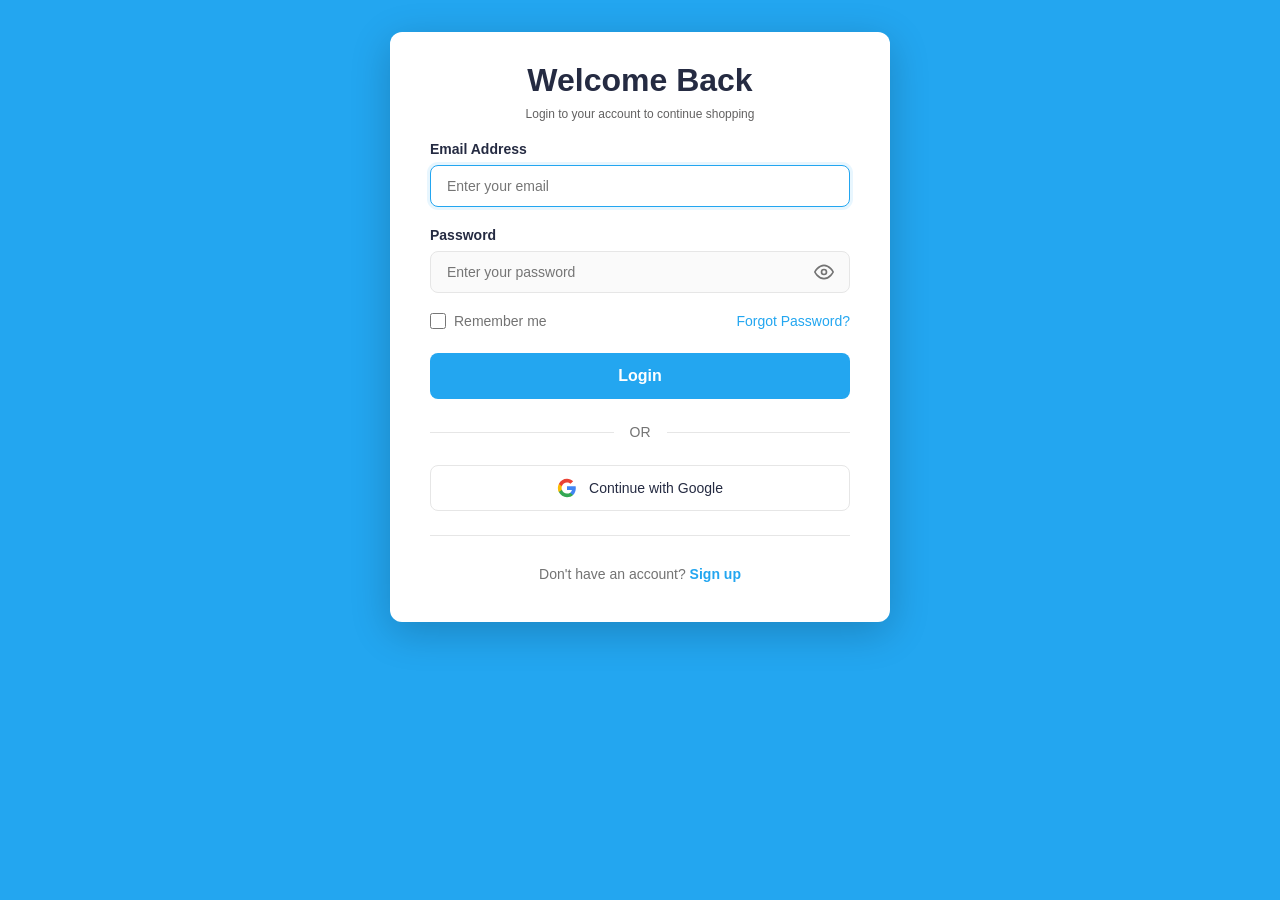
<file: index.html>
<!DOCTYPE html>
<html lang="en">

<head>
    <meta charset="UTF-8">
    <meta name="viewport" content="width=device-width, initial-scale=1.0">
    <title>Login | E-commerce Site</title>
    <link rel="stylesheet" href="./CSS/auth-styles.css">
</head>

<body>
    <div class="auth-container">
        <div class="auth-card">
            <div class="auth-header">
                <h1>Welcome Back</h1>
                <p>Login to your account to continue shopping</p>
            </div>

            <form class="auth-form" id="loginForm" autocomplete="on">
                <div class="form-group">
                    <label for="email">Email Address</label>
                    <input type="email" id="email" name="username" autocomplete="username" inputmode="email"
                        placeholder="Enter your email" required autofocus>
                </div>

                <div class="form-group">
                    <label for="passwordIn">Password</label>
                    <div class="password-input">
                        <input type="password" id="passwordIn" name="password" autocomplete="current-password"
                            placeholder="Enter your password" required>
                        <button type="button" class="toggle-password" onclick="togglePassword('passwordIn', 'eyeIcon')">
                            <svg id="eyeIcon" width="20" height="20" viewBox="0 0 24 24" fill="none"
                                stroke="currentColor" stroke-width="2">
                                <path d="M1 12s4-8 11-8 11 8 11 8-4 8-11 8-11-8-11-8z"></path>
                                <circle cx="12" cy="12" r="3"></circle>
                            </svg>
                        </button>
                    </div>
                </div>

                <div class="form-options">
                    <label class="checkbox-label">
                        <input type="checkbox" name="remember" autocomplete="off">
                        <span>Remember me</span>
                    </label>
                    <a href="#" class="forgot-link">Forgot Password?</a>
                </div>

                <button type="submit" class="btn-primary">Login</button>
            </form>

            <div class="divider">
                <span>OR</span>
            </div>

            <div class="social-login">
                <button class="btn-social btn-google" onclick="alertMsg()">
                    <svg width="20" height="20" viewBox="0 0 24 24">
                        <path fill="#4285F4"
                            d="M22.56 12.25c0-.78-.07-1.53-.2-2.25H12v4.26h5.92c-.26 1.37-1.04 2.53-2.21 3.31v2.77h3.57c2.08-1.92 3.28-4.74 3.28-8.09z" />
                        <path fill="#34A853"
                            d="M12 23c2.97 0 5.46-.98 7.28-2.66l-3.57-2.77c-.98.66-2.23 1.06-3.71 1.06-2.86 0-5.29-1.93-6.16-4.53H2.18v2.84C3.99 20.53 7.7 23 12 23z" />
                        <path fill="#FBBC05"
                            d="M5.84 14.09c-.22-.66-.35-1.36-.35-2.09s.13-1.43.35-2.09V7.07H2.18C1.43 8.55 1 10.22 1 12s.43 3.45 1.18 4.93l2.85-2.22.81-.62z" />
                        <path fill="#EA4335"
                            d="M12 5.38c1.62 0 3.06.56 4.21 1.64l3.15-3.15C17.45 2.09 14.97 1 12 1 7.7 1 3.99 3.47 2.18 7.07l3.66 2.84c.87-2.6 3.3-4.53 6.16-4.53z" />
                    </svg>
                    Continue with Google
                </button>
            </div>

            <div class="auth-footer">
                <p>Don't have an account? <a href="signup.html">Sign up</a></p>
            </div>
        </div>
    </div>

    <script src="./JS/script.js"></script>
    <script>
        document.getElementById("loginForm").addEventListener("submit", function (e) {
            e.preventDefault();
            const email = document.getElementById("email").value.trim();
            const password = document.getElementById("passwordIn").value.trim();
            let users = JSON.parse(localStorage.getItem("users")) || [];
            const validUser = users.find(user =>
                user.email === email && user.password === password
            );
            if (validUser) {
                alert("✅ Login successful!");
                sessionStorage.setItem("loggedInUser", JSON.stringify(validUser));
                window.location.href = "products.html";
            } else {
                alert("❌ Invalid email or password!");
            }
        });
    </script>
</body>

</html>
</file>
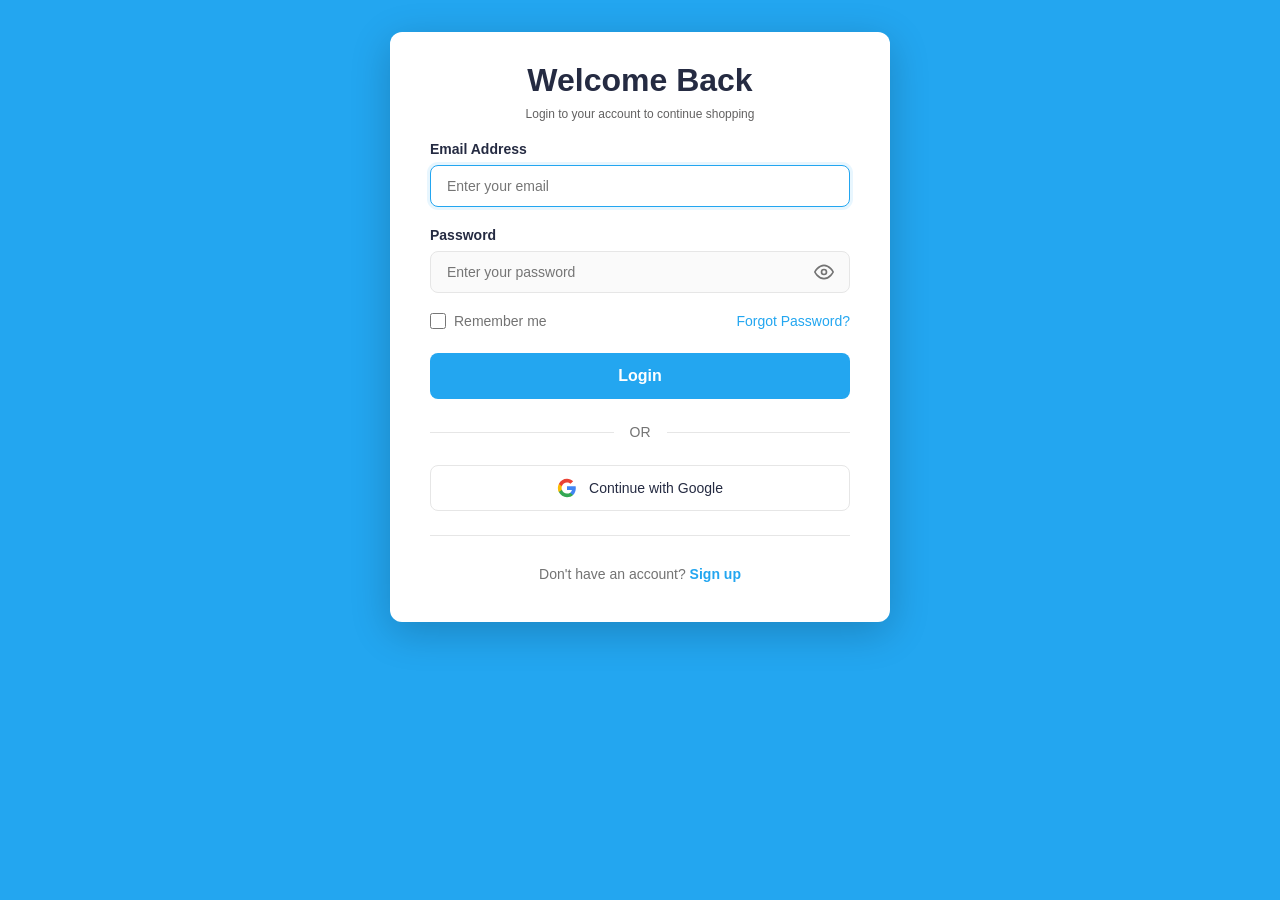
<file: products.html>
<!DOCTYPE html>
<html lang="en">

<head>
    <meta charset="UTF-8">
    <meta name="viewport" content="width=device-width, initial-scale=1.0">
    <title>Products | E-Commerce Site</title>
    <link rel="stylesheet" href="./CSS/products.css">
    <link rel="preconnect" href="https://fonts.googleapis.com">
    <link rel="preconnect" href="https://fonts.gstatic.com" crossorigin>
    <link href="https://fonts.googleapis.com/css2?family=Montserrat:wght@400;500;600;700&display=swap" rel="stylesheet">
    <script>
        const user = JSON.parse(sessionStorage.getItem("loggedInUser"));
        if (!user) {
            alert("Please log in to view products.");
            window.location.href = "index.html";
        }
        else {
            document.getElementById("user").textContent = user.email.split("@")[0];
        }
    </script>
</head>

<body>
    <div class="top-bar">
        <div class="container">
            <div class="top-bar-content">
                <div class="contact-info">
                    <div class="contact-item">
                        <svg width="16" height="16" viewBox="0 0 16 16" fill="none">
                            <path
                                d="M3.65447 1.32829C3.59544 1.25236 3.52092 1.18985 3.43587 1.14492C3.35082 1.09999 3.25719 1.07368 3.16119 1.06772C3.06519 1.06176 2.96902 1.07629 2.87907 1.11036C2.78912 1.14442 2.70744 1.19724 2.63947 1.26529L1.60547 2.30029C1.12247 2.78429 0.944471 3.4693 1.15547 4.0703C2.03121 6.55788 3.45577 8.81639 5.32347 10.6783C7.1854 12.546 9.4439 13.9705 11.9315 14.8463C12.5325 15.0573 13.2175 14.8793 13.7015 14.3963L14.7355 13.3623C14.8035 13.2943 14.8563 13.2127 14.8904 13.1227C14.9245 13.0327 14.939 12.9366 14.933 12.8406C14.9271 12.7446 14.9008 12.6509 14.8558 12.5659C14.8109 12.4808 14.7484 12.4063 14.6725 12.3473L12.3655 10.5533C12.2843 10.4904 12.19 10.4467 12.0895 10.4256C11.989 10.4044 11.8851 10.4064 11.7855 10.4313L9.59547 10.9783C9.30315 11.0514 8.99689 11.0475 8.70652 10.967C8.41614 10.8866 8.15154 10.7324 7.93847 10.5193L5.48247 8.06229C5.26924 7.84933 5.1148 7.58478 5.03418 7.29439C4.95357 7.00401 4.94954 6.6977 5.02247 6.4053L5.57047 4.2153C5.59538 4.11569 5.59734 4.01173 5.57621 3.91126C5.55507 3.81079 5.51139 3.71642 5.44847 3.63529L3.65447 1.32829Z"
                                fill="white" />
                        </svg>
                        <span>(225) 555-0118</span>
                    </div>

                    <div class="contact-item">
                        <svg width="16" height="16" viewBox="0 0 16 16" fill="none">
                            <path
                                d="M-0.5 4C-0.5 3.46957 -0.289286 2.96086 0.0857865 2.58579C0.460859 2.21071 0.969567 2 1.5 2H13.5C14.0304 2 14.5391 2.21071 14.9142 2.58579C15.2893 2.96086 15.5 3.46957 15.5 4V12C15.5 12.5304 15.2893 13.0391 14.9142 13.4142C14.5391 13.7893 14.0304 14 13.5 14H1.5C0.969567 14 0.460859 13.7893 0.0857865 13.4142C-0.289286 13.0391 -0.5 12.5304 -0.5 12V4ZM1.5 3C1.23478 3 0.98043 3.10536 0.792893 3.29289C0.605357 3.48043 0.5 3.73478 0.5 4V4.217L7.5 8.417L14.5 4.217V4C14.5 3.73478 14.3946 3.48043 14.2071 3.29289C14.0196 3.10536 13.7652 3 13.5 3H1.5Z"
                                fill="white" />
                        </svg>
                        <span>michelle.rivera@example.com</span>
                    </div>
                </div>

                <div class="promo-text">
                    Follow Us and get a chance to win 80% off
                </div>

                <div class="social-follow">
                    <span>Follow Us :</span>
                    <div class="social-icons">
                        <a href="#">
                            <svg width="16" height="16" viewBox="0 0 16 16" fill="none">
                                <path
                                    d="M3.885 16C8.541 16 11.06 11.955 11.06 5.96C11.06 5.767 11.06 5.571 11.054 5.375C11.6306 4.73021 12.0937 3.93225 12.5 3.01825C11.9741 3.38494 11.3988 3.62662 10.8026 3.73544C11.3466 3.16728 11.7536 2.27332 11.8922 1.21973C11.2054 1.74879 10.4346 2.1202 9.6226 2.31767C9.04222 1.58805 8.2419 1.1047 7.3611 0.942483C6.4803 0.78027 5.5737 0.948249 4.6973 1.4204C3.8209 1.89255 3.1236 2.64252 2.7134 3.55415C2.3031 4.46577 2.2029 5.48818 2.4281 6.46299C0.833406 6.37237 0.177762 5.90289 0.174681 5.08501C0.171751 4.26713 0.257449 3.1191 0.823506 1.71539C0.447838 2.71653 0.272162 3.90075 0.532137 5.02758C0.792112 6.15442 1.46825 7.13938 2.42325 7.78245C1.90762 7.75797 1.40772 7.56447 0.88 7.21756V7.27987C0.881231 8.32863 1.24205 9.3448 1.90145 10.1566C2.56086 10.9684 3.4784 11.5261 4.499 11.7353C4.21161 11.8428 3.91144 11.8964 3.60963 11.8945C3.42635 11.8954 3.24365 11.869 2.96537 11.8156C3.25383 12.7184 3.8155 13.5078 4.57171 14.0731C5.32793 14.6384 6.24081 14.9514 7.1825 14.9682C5.68276 16.2334 3.70668 16.9196 1.6725 16.9163C1.31407 16.9178 0.855881 16.897 0.5 16.854C2.56458 18.1793 4.96228 18.8831 7.41075 18.8823Z"
                                    fill="white" />
                            </svg>
                        </a>
                        <a href="#">
                            <svg width="16" height="16" viewBox="0 0 16 16" fill="none">
                                <path
                                    d="M8 0C5.829 0 5.556 0.01 4.703 0.048C3.85 0.088 3.269 0.222 2.76 0.42C2.22609 0.621063 1.74249 0.93607 1.343 1.343C0.936076 1.74294 0.621107 2.22648 0.42 2.76C0.222 3.268 0.087 3.85 0.048 4.7C0.01 5.555 0 5.827 0 8C0 10.173 0.01 10.445 0.048 11.298C0.088 12.15 0.222 12.731 0.42 13.24C0.625 13.766 0.898 14.212 1.343 14.657C1.787 15.102 2.233 15.376 2.759 15.58C3.269 15.778 3.849 15.913 4.701 15.952C5.555 15.99 5.827 16 8 16C10.173 16 10.444 15.99 11.298 15.952C12.149 15.912 12.732 15.778 13.241 15.58C13.7746 15.3793 14.2578 15.0643 14.657 14.657C15.102 14.212 15.375 13.766 15.58 13.24C15.777 12.731 15.912 12.15 15.952 11.298C15.99 10.445 16 10.173 16 8C16 5.827 15.99 5.555 15.952 4.701C15.912 3.85 15.777 3.268 15.58 2.76C15.3789 2.22647 15.0639 1.74292 14.657 1.343C14.2576 0.93592 13.774 0.62089 13.24 0.42C12.73 0.222 12.148 0.087 11.297 0.048C10.443 0.01 10.172 0 7.998 0H8.001H8Z"
                                    fill="white" />
                            </svg>
                        </a>
                        <a href="#">
                            <svg width="16" height="16" viewBox="0 0 16 16" fill="none">
                                <path
                                    d="M0 1.5C0 1.36739 0.0526784 1.24021 0.146447 1.14645C0.240215 1.05268 0.367392 1 0.5 1H2C2.11153 1.00003 2.21985 1.03735 2.30773 1.10602C2.39561 1.1747 2.45801 1.27078 2.485 1.379L2.89 3H14.5C14.5734 3.00007 14.6459 3.0163 14.7124 3.04755C14.7788 3.0788 14.8375 3.12429 14.8844 3.1808C14.9313 3.23731 14.9651 3.30345 14.9835 3.37452C15.002 3.44558 15.0045 3.51984 14.991 3.592L13.491 11.592C13.4696 11.7066 13.4087 11.8101 13.3191 11.8846C13.2294 11.9591 13.1166 11.9999 13 12H4C3.88343 11.9999 3.77057 11.9591 3.68091 11.8846C3.59126 11.8101 3.53045 11.7066 3.509 11.592L2.01 3.607L1.61 2H0.5C0.367392 2 0.240215 1.94732 0.146447 1.85355C0.0526784 1.75979 0 1.63261 0 1.5Z"
                                    fill="white" />
                            </svg>
                        </a>
                        <a href="#">
                            <svg width="16" height="16" viewBox="0 0 16 16" fill="none">
                                <path d="M0 8.57143L3.57143 5L0 1.42857L0.714286 0L5.71429 5L0.714286 10L0 8.57143Z"
                                    fill="white" />
                            </svg>
                        </a>
                    </div>
                </div>
            </div>
        </div>
    </div>

    <nav class="main-nav">
        <div class="container">
            <div class="nav-content">
                <div class="brand">E - Commerce</div>

                <ul class="nav-menu">
                    <li><a href="#" class="active">Home</a></li>
                    <li class="dropdown"><a href="#">Shop <span class="arrow">›</span></a></li>
                    <li><a href="#">About</a></li>
                    <li><a href="#">Blog</a></li>
                    <li><a href="#">Contact</a></li>
                    <li><a href="#">Pages</a></li>
                </ul>

                <div class="nav-responsive">
                    <div class="nav-actions">
                        <a href="#" class="login-link">
                            <svg width="12" height="12" viewBox="0 0 12 12" fill="none">
                                <path
                                    d="M6 6C6.79565 6 7.55871 5.68393 8.12132 5.12132C8.68393 4.55871 9 3.79565 9 3C9 2.20435 8.68393 1.44129 8.12132 0.87868C7.55871 0.316071 6.79565 0 6 0C5.20435 0 4.44129 0.316071 3.87868 0.87868C3.31607 1.44129 3 2.20435 3 3C3 3.79565 3.31607 4.55871 3.87868 5.12132C4.44129 5.68393 5.20435 6 6 6ZM8 3C8 3.53043 7.78929 4.03914 7.41421 4.41421C7.03914 4.78929 6.53043 5 6 5C5.46957 5 4.96086 4.78929 4.58579 4.41421C4.21071 4.03914 4 3.53043 4 3C4 2.46957 4.21071 1.96086 4.58579 1.58579C4.96086 1.21071 5.46957 1 6 1C6.53043 1 7.03914 1.21071 7.41421 1.58579C7.78929 1.96086 8 2.46957 8 3ZM12 11C12 12 11 12 11 12H1C1 12 0 12 0 11C0 10 1 7 6 7C11 7 12 10 12 11Z"
                                    fill="#23A6F0" />
                            </svg>
                            <span id="user" onclick="">Phaneeth</span> <!-- Log Out functionality can be added here -->
                        </a>
                        <a href="#" class="icon-link">
                            <svg width="16" height="16" viewBox="0 0 16 16" fill="none">
                                <path
                                    d="M11.7429 10.3441C12.7112 9.02279 13.1449 7.38459 12.9572 5.75725C12.7695 4.12991 11.9743 2.63344 10.7307 1.56723C9.48701 0.501022 7.88665 -0.0562959 6.24973 0.00677721C4.61282 0.0698504 3.06008 0.748663 1.90217 1.90741C0.744249 3.06615 0.0665484 4.61938 0.00464653 6.25633C-0.0572553 7.89329 0.501207 9.49326 1.56831 10.7361C2.6354 11.979 4.13244 12.7732 5.75992 12.9597C7.38739 13.1462 9.02528 12.7113 10.3459 11.7421H10.3449C10.3749 11.7821 10.4069 11.8201 10.4429 11.8571L14.2929 15.7071C14.4804 15.8947 14.7348 16.0002 15 16.0003C15.2653 16.0004 15.5198 15.8951 15.7074 15.7076C15.895 15.5201 16.0005 15.2657 16.0006 15.0005C16.0007 14.7352 15.8954 14.4807 15.7079 14.2931L11.8579 10.4431C11.8221 10.4069 11.7837 10.3735 11.7429 10.3431V10.3441ZM12.0009 6.5001C12.0009 7.22237 11.8586 7.93757 11.5822 8.60486C11.3058 9.27215 10.9007 9.87847 10.39 10.3892C9.87926 10.8999 9.27295 11.305 8.60566 11.5814C7.93837 11.8578 7.22317 12.0001 6.5009 12.0001C5.77863 12.0001 5.06343 11.8578 4.39614 11.5814C3.72885 11.305 3.12253 10.8999 2.61181 10.3892C2.10109 9.87847 1.69596 9.27215 1.41956 8.60486C1.14316 7.93757 1.0009 7.22237 1.0009 6.5001C1.0009 5.04141 1.58036 3.64246 2.61181 2.61101C3.64326 1.57956 5.04221 1.0001 6.5009 1.0001C7.95959 1.0001 9.35854 1.57956 10.39 2.61101C11.4214 3.64246 12.0009 5.04141 12.0009 6.5001V6.5001Z"
                                    fill="#23A6F0" />
                            </svg>
                        </a>
                        <a href="#" class="icon-link cart-link">
                            <svg width="16" height="16" viewBox="0 0 16 16" fill="none">
                                <path
                                    d="M0 1.5C0 1.36739 0.0526784 1.24021 0.146447 1.14645C0.240215 1.05268 0.367392 1 0.5 1H2C2.11153 1.00003 2.21985 1.03735 2.30773 1.10602C2.39561 1.1747 2.45801 1.27078 2.485 1.379L2.89 3H14.5C14.5734 3.00007 14.6459 3.0163 14.7124 3.04755C14.7788 3.0788 14.8375 3.12429 14.8844 3.1808C14.9313 3.23731 14.9651 3.30345 14.9835 3.37452C15.002 3.44558 15.0045 3.51984 14.991 3.592L13.491 11.592C13.4696 11.7066 13.4087 11.8101 13.3191 11.8846C13.2294 11.9591 13.1166 11.9999 13 12H4C3.88343 11.9999 3.77057 11.9591 3.68091 11.8846C3.59126 11.8101 3.53045 11.7066 3.509 11.592L2.01 3.607L1.61 2H0.5C0.367392 2 0.240215 1.94732 0.146447 1.85355C0.0526784 1.75979 0 1.63261 0 1.5Z"
                                    fill="#23A6F0" />
                            </svg>
                            <span class="cart-count">1</span>
                        </a>
                    </div>

                    <button class="mobile-menu-toggle">☰</button>
                </div>
            </div>
        </div>
    </nav>

    <section class="hero">
        <div class="hero-overlay"></div>
        <div class="container">
            <div class="hero-content">
                <h5 class="hero-subtitle">SUMMER 2026</h5>
                <h1 class="hero-title">NEW COLLECTION</h1>
                <p class="hero-description">We know how large objects will act, but things on a small scale.</p>
                <a href="#products" class="hero-btn">SHOP NOW</a>
            </div>
        </div>
    </section>

    <section class="categories" id="products">
        <div class="container">
            <div class="category-grid">
                <div class="category-card">
                    <img src="https://images.unsplash.com/photo-1490481651871-ab68de25d43d?w=600&h=600&fit=crop"
                        alt="Men Category">
                    <div class="category-overlay">
                        <h3>MEN</h3>
                        <p>5 Items</p>
                    </div>
                </div>

                <div class="category-card">
                    <img src="https://images.unsplash.com/photo-1483985988355-763728e1935b?w=400&h=400&fit=crop"
                        alt="Women Category">
                    <div class="category-overlay">
                        <h3>WOMEN</h3>
                        <p>5 Items</p>
                    </div>
                </div>

                <div class="category-card">
                    <img src="https://images.unsplash.com/photo-1491553895911-0055eca6402d?w=400&h=400&fit=crop"
                        alt="Accessories">
                    <div class="category-overlay">
                        <h3>ACCESSORIES</h3>
                        <p>5 Items</p>
                    </div>
                </div>

                <div class="category-card">
                    <img src="https://images.unsplash.com/photo-1460353581641-37baddab0fa2?w=400&h=400&fit=crop"
                        alt="Kids">
                    <div class="category-overlay">
                        <h3>KIDS</h3>
                        <p>5 Items</p>
                    </div>
                </div>
            </div>
        </div>
    </section>

    <section class="bestsellers">
        <div class="container">
            <div class="section-header">
                <h4>Featured Products</h4>
                <h2>BESTSELLER PRODUCTS</h2>
                <p>Problems trying to resolve the conflict between</p>
            </div>

            <div class="product-grid">
                <div class="product-card">
                    <div class="product-image">
                        <img src="https://images.unsplash.com/photo-1434389677669-e08b4cac3105?w=400&h=500&fit=crop"
                            alt="Product">
                    </div>

                    <div class="product-info">
                        <h5 class="product-title">Graphic Design</h5>
                        <p class="product-department">English Department</p>
                        <div class="product-price">
                            <span class="original-price">$16.48</span>
                            <span class="sale-price">$6.48</span>
                        </div>
                        <div class="product-colors">
                            <span class="color-dot" style="background: #23A6F0;"></span>
                            <span class="color-dot" style="background: #23856D;"></span>
                            <span class="color-dot" style="background: #E77C40;"></span>
                            <span class="color-dot" style="background: #252B42;"></span>
                        </div>
                    </div>
                </div>

                <div class="product-card">
                    <div class="product-image">
                        <img src="https://images.unsplash.com/photo-1483985988355-763728e1935b?w=400&h=500&fit=crop"
                            alt="Product">
                    </div>

                    <div class="product-info">
                        <h5 class="product-title">Graphic Design</h5>
                        <p class="product-department">English Department</p>
                        <div class="product-price">
                            <span class="original-price">$16.48</span>
                            <span class="sale-price">$6.48</span>
                        </div>
                        <div class="product-colors">
                            <span class="color-dot" style="background: #23A6F0;"></span>
                            <span class="color-dot" style="background: #23856D;"></span>
                            <span class="color-dot" style="background: #E77C40;"></span>
                            <span class="color-dot" style="background: #252B42;"></span>
                        </div>
                    </div>
                </div>

                <div class="product-card">
                    <div class="product-image">
                        <img src="https://images.unsplash.com/photo-1515886657613-9f3515b0c78f?w=400&h=500&fit=crop"
                            alt="Product">
                    </div>

                    <div class="product-info">
                        <h5 class="product-title">Graphic Design</h5>
                        <p class="product-department">English Department</p>
                        <div class="product-price">
                            <span class="original-price">$16.48</span>
                            <span class="sale-price">$6.48</span>
                        </div>
                        <div class="product-colors">
                            <span class="color-dot" style="background: #23A6F0;"></span>
                            <span class="color-dot" style="background: #23856D;"></span>
                            <span class="color-dot" style="background: #E77C40;"></span>
                            <span class="color-dot" style="background: #252B42;"></span>
                        </div>
                    </div>
                </div>

                <div class="product-card">
                    <div class="product-image">
                        <img src="https://images.unsplash.com/photo-1551028719-00167b16eac5?w=400&h=500&fit=crop"
                            alt="Product">
                    </div>

                    <div class="product-info">
                        <h5 class="product-title">Graphic Design</h5>
                        <p class="product-department">English Department</p>
                        <div class="product-price">
                            <span class="original-price">$16.48</span>
                            <span class="sale-price">$6.48</span>
                        </div>
                        <div class="product-colors">
                            <span class="color-dot" style="background: #23A6F0;"></span>
                            <span class="color-dot" style="background: #23856D;"></span>
                            <span class="color-dot" style="background: #E77C40;"></span>
                            <span class="color-dot" style="background: #252B42;"></span>
                        </div>
                    </div>
                </div>

                <div class="product-card">
                    <div class="product-image">
                        <img src="https://images.unsplash.com/photo-1560769629-975ec94e6a86?w=400&h=500&fit=crop"
                            alt="Product">
                    </div>

                    <div class="product-info">
                        <h5 class="product-title">Graphic Design</h5>
                        <p class="product-department">English Department</p>
                        <div class="product-price">
                            <span class="original-price">$16.48</span>
                            <span class="sale-price">$6.48</span>
                        </div>
                        <div class="product-colors">
                            <span class="color-dot" style="background: #23A6F0;"></span>
                            <span class="color-dot" style="background: #23856D;"></span>
                            <span class="color-dot" style="background: #E77C40;"></span>
                            <span class="color-dot" style="background: #252B42;"></span>
                        </div>
                    </div>
                </div>

                <div class="product-card">
                    <div class="product-image">
                        <img src="https://images.unsplash.com/photo-1572635196237-14b3f281503f?w=400&h=500&fit=crop"
                            alt="Product">
                    </div>

                    <div class="product-info">
                        <h5 class="product-title">Graphic Design</h5>
                        <p class="product-department">English Department</p>
                        <div class="product-price">
                            <span class="original-price">$16.48</span>
                            <span class="sale-price">$6.48</span>
                        </div>
                        <div class="product-colors">
                            <span class="color-dot" style="background: #23A6F0;"></span>
                            <span class="color-dot" style="background: #23856D;"></span>
                            <span class="color-dot" style="background: #E77C40;"></span>
                            <span class="color-dot" style="background: #252B42;"></span>
                        </div>
                    </div>
                </div>

                <div class="product-card">
                    <div class="product-image">
                        <img src="https://images.unsplash.com/photo-1520975954732-35dd22299614?w=400&h=500&fit=crop"
                            alt="Product">
                    </div>

                    <div class="product-info">
                        <h5 class="product-title">Graphic Design</h5>
                        <p class="product-department">English Department</p>
                        <div class="product-price">
                            <span class="original-price">$16.48</span>
                            <span class="sale-price">$6.48</span>
                        </div>
                        <div class="product-colors">
                            <span class="color-dot" style="background: #23A6F0;"></span>
                            <span class="color-dot" style="background: #23856D;"></span>
                            <span class="color-dot" style="background: #E77C40;"></span>
                            <span class="color-dot" style="background: #252B42;"></span>
                        </div>
                    </div>
                </div>

                <div class="product-card">
                    <div class="product-image">
                        <img src="https://images.unsplash.com/photo-1469334031218-e382a71b716b?w=400&h=500&fit=crop"
                            alt="Product">
                    </div>
                    <div class="product-info">
                        <h5 class="product-title">Graphic Design</h5>
                        <p class="product-department">English Department</p>
                        <div class="product-price">
                            <span class="original-price">$16.48</span>
                            <span class="sale-price">$6.48</span>
                        </div>
                        <div class="product-colors">
                            <span class="color-dot" style="background: #23A6F0;"></span>
                            <span class="color-dot" style="background: #23856D;"></span>
                            <span class="color-dot" style="background: #E77C40;"></span>
                            <span class="color-dot" style="background: #252B42;"></span>
                        </div>
                    </div>
                </div>
            </div>
        </div>
    </section>

    <section class="promo-banner" id="promo">
        <div class="container">
            <div class="promo-content">
                <div class="promo-text">
                    <h5>SUMMER 2020</h5>
                    <h2>Vita Classic Product</h2>
                    <p>We know how large objects will act, We know how are objects will act, We know</p>
                    <div class="promo-price">
                        <span class="price-tag">$16.48</span>
                        <a href="#promo" class="add-to-cart-btn">ADD TO CART</a>
                    </div>
                </div>

                <div class="promo-image">
                    <img src="https://images.unsplash.com/photo-1564584217132-2271feaeb3c5?w=600&h=700&fit=crop"
                        alt="Product">
                </div>
            </div>
        </div>
    </section>

    <footer class="footer" id="footer">
        <div class="container">
            <div class="footer-content">
                <div class="footer-col">
                    <h3 class="brand">E - Commerce</h3>
                    <div class="social-icons">
                        <a href="#footer">
                            <svg width="24" height="24" viewBox="0 0 24 24" fill="#23A6F0">
                                <path
                                    d="M23.5 11.5704C23.5 5.1801 18.3515 0 12.0014 0C5.64848 0.00143732 0.5 5.1801 0.5 11.5719C0.5 17.3456 4.7056 22.1319 10.2019 23V14.9151H7.28415V11.5719H10.2048V9.02062C10.2048 6.12155 11.9224 4.52037 14.5484 4.52037C15.8075 4.52037 17.1226 4.74603 17.1226 4.74603V7.59193H15.6724C14.2451 7.59193 13.7995 8.4845 13.7995 9.40008V11.5704H16.9875L16.4787 14.9136H13.7981V22.9986C19.2944 22.1304 23.5 17.3441 23.5 11.5704Z" />
                            </svg>
                        </a>
                        <a href="#footer">
                            <svg width="24" height="24" viewBox="0 0 24 24" fill="#23A6F0">
                                <path
                                    d="M12.5 1C9.51487 1 9.1395 1.01375 7.96663 1.066C6.79375 1.121 5.99487 1.30525 5.295 1.5775C4.56088 1.85363 3.89593 2.28676 3.34663 2.84663C2.7871 3.39621 2.35402 4.06108 2.0775 4.795C1.80525 5.4935 1.61963 6.29375 1.566 7.4625C1.51375 8.63812 1.5 9.01213 1.5 12.0014C1.5 14.9879 1.51375 15.3619 1.566 16.5348C1.621 17.7063 1.80525 18.5051 2.0775 19.205C2.35937 19.9282 2.73475 20.5415 3.34663 21.1534C3.95713 21.7652 4.57038 22.142 5.29363 22.4225C5.99488 22.6947 6.79238 22.8804 7.96388 22.934C9.13813 22.9862 9.51212 23 12.5 23C15.4879 23 15.8605 22.9862 17.0348 22.934C18.2049 22.879 19.0065 22.6947 19.7064 22.4225C20.44 22.1462 21.1045 21.7131 21.6534 21.1534C22.2652 20.5415 22.6406 19.9282 22.9225 19.205C23.1934 18.5051 23.379 17.7063 23.434 16.5348C23.4862 15.3619 23.5 14.9879 23.5 12C23.5 9.01212 23.4862 8.63813 23.434 7.46388C23.379 6.29375 23.1934 5.4935 22.9225 4.795C22.646 4.06106 22.2129 3.39618 21.6534 2.84663C21.1042 2.28655 20.4392 1.85339 19.705 1.5775C19.0037 1.30525 18.2035 1.11963 17.0334 1.066C15.8591 1.01375 15.4865 1 12.4973 1H12.5014H12.5Z" />
                            </svg>
                        </a>
                        <a href="#footer">
                            <svg width="24" height="24" viewBox="0 0 24 24" fill="#23A6F0">
                                <path
                                    d="M8.41075 18.8823C16.713 18.8823 21.2546 11.9555 21.2546 5.95901C21.2546 5.76518 21.2546 5.56857 21.2464 5.37474C22.1306 4.73021 22.8937 3.93225 23.5 3.01825C22.6741 3.38494 21.7988 3.62662 20.9026 3.73544C21.8466 3.16728 22.5536 2.27332 22.8922 1.21973C22.0054 1.74879 21.0346 2.1202 20.0226 2.31767C19.3422 1.58805 18.4419 1.1047 17.4611 0.942483C16.4803 0.78027 15.4737 0.948249 14.5973 1.4204C13.7209 1.89255 13.0236 2.64252 12.6134 3.55415C12.2031 4.46577 12.1029 5.48818 12.3281 6.46299C10.5334 6.37237 8.77762 5.90289 7.17468 5.08501C5.57175 4.26713 4.15744 3.1191 3.0235 1.71539C2.44784 2.71653 2.27216 3.90075 2.53214 5.02758C2.79211 6.15442 3.46825 7.13938 4.42325 7.78245C3.70762 7.75797 3.00772 7.56447 2.38 7.21756V7.27987C2.38123 8.32863 2.74205 9.3448 3.40145 10.1566C4.06086 10.9684 4.9784 11.5261 5.999 11.7353C5.61161 11.8428 5.21144 11.8964 4.80963 11.8945C4.52635 11.8954 4.24365 11.869 3.96537 11.8156C4.25383 12.7184 4.8155 13.5078 5.57171 14.0731C6.32793 14.6384 7.24081 14.9514 8.1825 14.9682C6.58276 16.2334 4.60668 16.9196 2.5725 16.9163C2.21407 16.9178 1.85588 16.897 1.5 16.854C3.56458 18.1793 5.96228 18.8831 8.41075 18.8823Z" />
                            </svg>
                        </a>
                    </div>
                </div>

                <div class="footer-col">
                    <h5>Company Info</h5>
                    <ul>
                        <li><a href="#footer">About Us</a></li>
                        <li><a href="#footer">Carrier</a></li>
                        <li><a href="#footer">We are hiring</a></li>
                        <li><a href="#footer">Blog</a></li>
                    </ul>
                </div>

                <div class="footer-col">
                    <h5>Legal</h5>
                    <ul>
                        <li><a href="#footer">About Us</a></li>
                        <li><a href="#footer">Carrier</a></li>
                        <li><a href="#footer">We are hiring</a></li>
                        <li><a href="#footer">Blog</a></li>
                    </ul>
                </div>

                <div class="footer-col">
                    <h5>Features</h5>
                    <ul>
                        <li><a href="#footer">Business Marketing</a></li>
                        <li><a href="#footer">User Analytic</a></li>
                        <li><a href="#footer">Live Chat</a></li>
                        <li><a href="#footer">Unlimited Support</a></li>
                    </ul>
                </div>

                <div class="footer-col">
                    <h5>Resources</h5>
                    <ul>
                        <li><a href="#footer">IOS & Android</a></li>
                        <li><a href="#footer">Watch a Demo</a></li>
                        <li><a href="#footer">Customers</a></li>
                        <li><a href="#footer">API</a></li>
                    </ul>
                </div>

                <div class="footer-col subscribe-col">
                    <h5>Get In Touch</h5>
                    <form class="subscribe-form">
                        <input name="subscribe" type="email" placeholder="Your Email">
                        <button type="submit">Subscribe</button>
                    </form>
                    <p class="subscribe-note">Subscribe to our newsletter for the latest updates and offers.</p>
                </div>
            </div>

            <div class="footer-bottom">
                <p>Made With Love By Phaneeth &copy; 2026 All Right Reserved</p>
            </div>
        </div>
    </footer>

    <script src="./JS/products.js"></script>
</body>

</html>
</file>
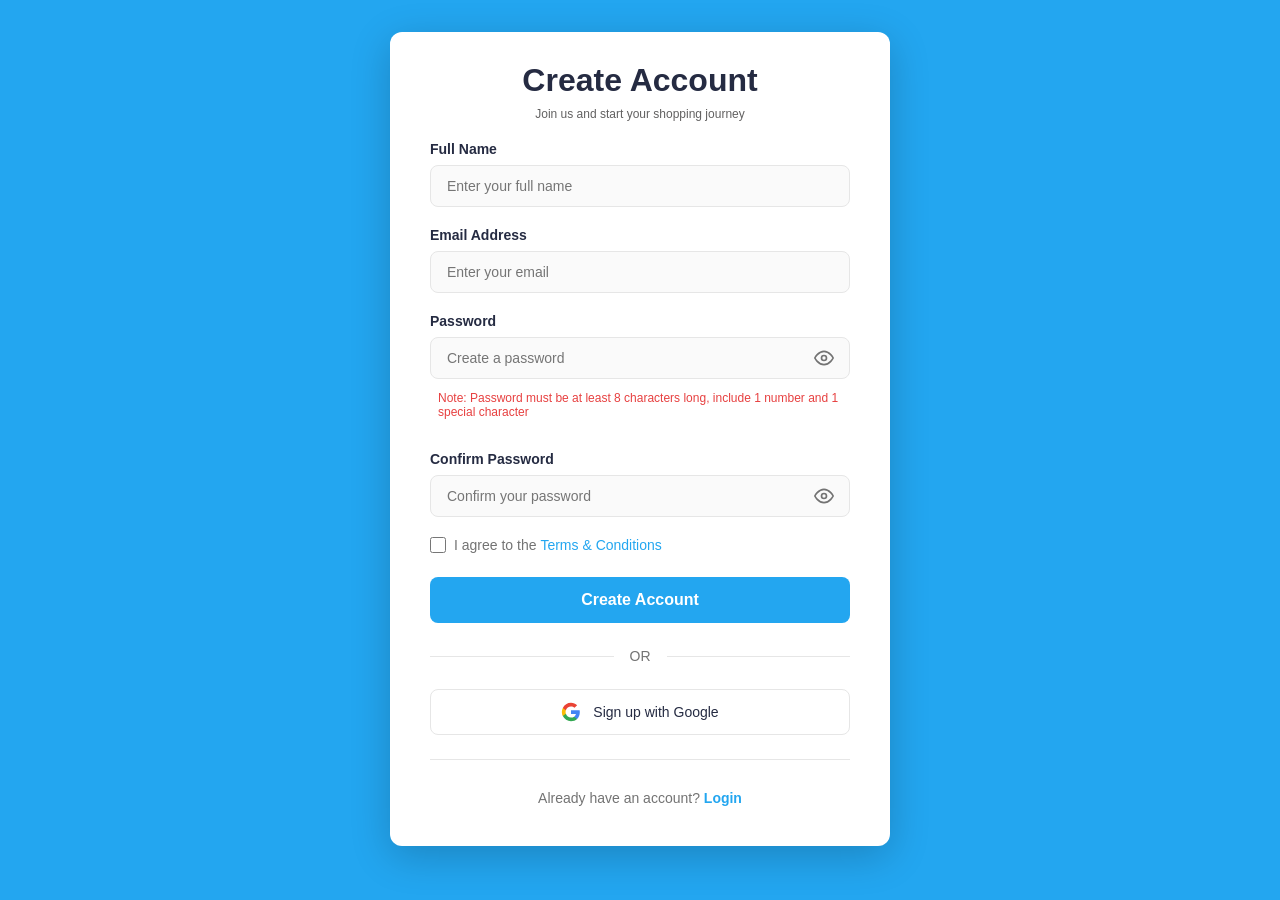
<file: signup.html>
<!DOCTYPE html>
<html lang="en">

<head>
    <meta charset="UTF-8">
    <meta name="viewport" content="width=device-width, initial-scale=1.0">
    <title>Sign Up | E-commerce Site</title>
    <link rel="stylesheet" href="./CSS/auth-styles.css">
</head>

<body>
    <div class="auth-container">
        <div class="auth-card">
            <div class="auth-header">
                <h1>Create Account</h1>
                <p>Join us and start your shopping journey</p>
            </div>

            <form class="auth-form" id="signupForm" autocomplete="on">
                <div class="form-group">
                    <label for="fullname">Full Name</label>
                    <input type="text" id="fullname" name="name" autocomplete="name" placeholder="Enter your full name"
                        required>
                </div>

                <div class="form-group">
                    <label for="email">Email Address</label>
                    <input type="email" id="email" name="email" autocomplete="email" inputmode="email"
                        placeholder="Enter your email" required>
                </div>

                <div class="form-group">
                    <label for="password">Password</label>
                    <div class="password-input">
                        <input type="password" id="password" name="password" autocomplete="new-password"
                            placeholder="Create a password"
                            pattern="^(?=.*[0-9])(?=.*[!@#$%^&*])[A-Za-z0-9!@#$%^&*]{8,}$" required>
                        <button type="button" class="toggle-password" onclick="togglePassword('password', 'eyeIcon1')">
                            <svg id="eyeIcon1" width="20" height="20" viewBox="0 0 24 24" fill="none"
                                stroke="currentColor" stroke-width="2">
                                <path d="M1 12s4-8 11-8 11 8 11 8-4 8-11 8-11-8-11-8z"></path>
                                <circle cx="12" cy="12" r="3"></circle>
                            </svg>
                        </button>
                    </div>
                    <p>Note: Password must be at least 8 characters long, include 1 number and 1 special character</p>
                </div>

                <div class="form-group">
                    <label for="confirmPassword">Confirm Password</label>
                    <div class="password-input">
                        <input type="password" id="confirmPassword" name="confirm-password" autocomplete="new-password"
                            placeholder="Confirm your password" required>
                        <button type="button" class="toggle-password"
                            onclick="togglePassword('confirmPassword', 'eyeIcon2')">
                            <svg id="eyeIcon2" width="20" height="20" viewBox="0 0 24 24" fill="none"
                                stroke="currentColor" stroke-width="2">
                                <path d="M1 12s4-8 11-8 11 8 11 8-4 8-11 8-11-8-11-8z"></path>
                                <circle cx="12" cy="12" r="3"></circle>
                            </svg>
                        </button>
                    </div>
                </div>

                <div class="form-options">
                    <label class="checkbox-label">
                        <input type="checkbox" name="terms" required>
                        <span>I agree to the <a href="#" class="terms-link">Terms & Conditions</a></span>
                    </label>
                </div>

                <button type="submit" class="btn-primary">Create Account</button>
            </form>

            <div class="divider">
                <span>OR</span>
            </div>

            <div class="social-login">
                <button class="btn-social btn-google" onclick="alertMsg()">
                    <svg width="20" height="20" viewBox="0 0 24 24">
                        <path fill="#4285F4"
                            d="M22.56 12.25c0-.78-.07-1.53-.2-2.25H12v4.26h5.92c-.26 1.37-1.04 2.53-2.21 3.31v2.77h3.57c2.08-1.92 3.28-4.74 3.28-8.09z" />
                        <path fill="#34A853"
                            d="M12 23c2.97 0 5.46-.98 7.28-2.66l-3.57-2.77c-.98.66-2.23 1.06-3.71 1.06-2.86 0-5.29-1.93-6.16-4.53H2.18v2.84C3.99 20.53 7.7 23 12 23z" />
                        <path fill="#FBBC05"
                            d="M5.84 14.09c-.22-.66-.35-1.36-.35-2.09s.13-1.43.35-2.09V7.07H2.18C1.43 8.55 1 10.22 1 12s.43 3.45 1.18 4.93l2.85-2.22.81-.62z" />
                        <path fill="#EA4335"
                            d="M12 5.38c1.62 0 3.06.56 4.21 1.64l3.15-3.15C17.45 2.09 14.97 1 12 1 7.7 1 3.99 3.47 2.18 7.07l3.66 2.84c.87-2.6 3.3-4.53 6.16-4.53z" />
                    </svg>
                    Sign up with Google
                </button>
            </div>

            <div class="auth-footer">
                <p>Already have an account? <a href="index.html">Login</a></p>
            </div>
        </div>
    </div>

    <script src="./JS/script.js"></script>
    <script>
        document.getElementById("signupForm").addEventListener("submit", function (e) {
            e.preventDefault();
            if (document.getElementById("password").value !== document.getElementById("confirmPassword").value) {
                alert("❌ Passwords do not match!");
                return;
            }
            const email = document.getElementById("email").value.trim();
            const password = document.getElementById("password").value.trim();
            let users = JSON.parse(localStorage.getItem("users")) || [];
            const userExists = users.some((user) => user.email === email);
            if (userExists) {
                alert("❌ Email already registered!");
                return;
            }
            // ES6 Shrthand -> When the key name and variable name are the same, JavaScript lets you write it shorter.
            users.push({ email, password });
            localStorage.setItem("users", JSON.stringify(users));
            alert("✅ Signup successful!");
            window.location.href = "index.html";
        });
    </script>
</body>

</html>
</file>
<file: CSS/auth-styles.css>
* {
  margin: 0;
  padding: 0;
  box-sizing: border-box;
}

html {
  min-width: 100%;
  min-height: 100%;
}

body {
  font-family: "Segoe UI", Tahoma, Geneva, Verdana, sans-serif;
  background: #23a6f0;
}

.auth-container {
  width: 100%;
  max-width: 500px;
  margin: 2rem auto;
}

.auth-card {
  background: white;
  border-radius: 12px;
  padding: 10px 40px;
  box-shadow: 0 10px 40px rgba(0, 0, 0, 0.2);
}

.auth-header {
  text-align: center;
  margin: 20px 0px;
}

.auth-header h1 {
  color: #252b42;
  font-size: 32px;
  font-weight: 700;
  margin-bottom: 8px;
}

.auth-header p {
  color: #626161;
  font-size: 12px;
}

.auth-form {
  margin-bottom: 24px;
}

.form-group {
  display: flex;
  flex-direction: column;
  justify-content: center;
}

.form-group {
  margin-bottom: 20px;
}

.form-group label {
  display: block;
  color: #252b42;
  font-size: 14px;
  font-weight: 600;
  margin-bottom: 8px;
  text-align: left;
}

.form-group input[type="text"],
.form-group input[type="email"],
.form-group input[type="password"] {
  width: 100%;
  padding: 12px 16px;
  border: 1px solid #e6e6e6;
  border-radius: 8px;
  font-size: 14px;
  transition: all 0.3s ease;
  background: #fafafa;
}

.form-group input:focus {
  outline: none;
  border-color: #23a6f0;
  background: white;
  box-shadow: 0 0 0 3px rgba(35, 166, 240, 0.1);
}

.form-group p {
  font-size: 12px;
  color: #e74040;
  padding: 12px 8px;
  font-weight: 500;
}

.password-input {
  position: relative;
  display: flex;
  align-items: center;
}

.password-input input {
  padding-right: 45px;
}

.toggle-password {
  position: absolute;
  right: 12px;
  background: none;
  border: none;
  cursor: pointer;
  color: #737373;
  padding: 4px;
  display: flex;
  align-items: center;
  justify-content: center;
  transition: color 0.2s;
}

.toggle-password:hover {
  color: #23a6f0;
}

.form-options {
  display: flex;
  justify-content: space-between;
  align-items: center;
  margin-bottom: 24px;
  gap: 10px;
}

.checkbox-label {
  display: flex;
  align-items: center;
  cursor: pointer;
  font-size: 14px;
  color: #737373;
}

.checkbox-label input[type="checkbox"] {
  margin-right: 8px;
  cursor: pointer;
  width: 16px;
  height: 16px;
  accent-color: #23a6f0;
}

.checkbox-label span {
  user-select: none;
}

.forgot-link,
.terms-link {
  color: #23a6f0;
  text-decoration: none;
  font-size: 14px;
  font-weight: 500;
  transition: color 0.2s;
}

.forgot-link:hover,
.terms-link:hover {
  text-decoration: underline;
}

.btn-primary {
  width: 100%;
  padding: 14px;
  background: #23a6f0;
  color: white;
  border: none;
  border-radius: 8px;
  font-size: 16px;
  font-weight: 600;
  cursor: pointer;
  transition: all 0.3s ease;
}

.btn-primary:hover {
  background: #1a8cd8;
  transform: translateY(-2px);
  box-shadow: 0 4px 12px rgba(35, 166, 240, 0.3);
}

.btn-primary:active {
  transform: translateY(0);
}

.divider {
  position: relative;
  text-align: center;
  margin: 24px 0;
}

.divider::before {
  content: "";
  position: absolute;
  left: 0;
  top: 50%;
  width: 100%;
  height: 1px;
  background: #e6e6e6;
}

.divider span {
  position: relative;
  display: inline-block;
  background: white;
  padding: 0 16px;
  color: #737373;
  font-size: 14px;
  font-weight: 500;
}

.social-login {
  display: flex;
  flex-direction: column;
  margin-bottom: 24px;
}

.btn-social {
  gap: 12px;
  display: flex;
  align-items: center;
  justify-content: center;
  padding: 12px;
  border: 1px solid #e6e6e6;
  border-radius: 8px;
  background: white;
  cursor: pointer;
  font-size: 14px;
  font-weight: 500;
  color: #252b42;
  transition: all 0.3s ease;
}

.btn-social:hover {
  background: #fafafa;
  border-color: #23a6f0;
  transform: translateY(-2px);
  box-shadow: 0 2px 8px rgba(0, 0, 0, 0.1);
}

.btn-social svg {
  flex-shrink: 0;
}

.auth-footer {
  text-align: center;
  padding: 30px 0px;
  border-top: 1px solid #e6e6e6;
}

.auth-footer p {
  color: #737373;
  font-size: 14px;
}

.auth-footer a {
  color: #23a6f0;
  text-decoration: none;
  font-weight: 600;
  transition: color 0.2s;
}

.auth-footer a:hover {
  color: #1a8cd8;
  text-decoration: underline;
}

@media (max-width: 480px) {
  body {
    background: #23a6f0;
  }

  .auth-card {
    padding: 30px 20px;
  }

  .auth-header h1 {
    font-size: 26px;
  }
}

@keyframes fadeIn {
  from {
    opacity: 0;
    transform: translateY(20px);
  }
  to {
    opacity: 1;
    transform: translateY(0);
  }
}

.auth-card {
  animation: fadeIn 1s ease;
}

.form-group input:invalid:not(:placeholder-shown) {
  border-color: #e74040;
}

.form-group input:valid:not(:placeholder-shown) {
  border-color: #2dc071;
}
</file>
<file: CSS/products.css>
* {
  margin: 0;
  padding: 0;
  box-sizing: border-box;
}

html {
  scroll-behavior: smooth;
}

body {
  font-family: "Montserrat", sans-serif;
  color: #252b42;
  width: 100%;
  overflow-x: hidden;
}

.container {
  max-width: 1140px;
  margin: 0 auto;
  padding: 0 15px;
}

a {
  text-decoration: none;
  color: inherit;
}

.top-bar {
  background: #252b42;
  color: white;
  font-size: 14px;
  padding: 10px 0;
}

.top-bar-content {
  display: flex;
  justify-content: space-between;
  align-items: center;
  flex-wrap: wrap;
  gap: 15px;
}

.contact-info {
  display: flex;
  gap: 20px;
  flex-wrap: wrap;
}

.contact-item {
  display: flex;
  align-items: center;
  gap: 8px;
  font-weight: 600;
}

.contact-item svg {
  flex-shrink: 0;
}

.promo-text {
  font-weight: 700;
  flex: 1;
  text-align: center;
  min-width: 200px;
}

.social-follow {
  display: flex;
  align-items: center;
  gap: 10px;
  font-weight: 700;
}

.social-icons {
  display: flex;
  gap: 15px;
}

.social-icons a {
  display: flex;
  align-items: center;
  justify-content: center;
  transition: opacity 0.3s;
}

.social-icons a:hover {
  opacity: 0.7;
}

.main-nav {
  background: white;
  box-shadow: 0 2px 4px rgba(0, 0, 0, 0.05);
  position: sticky;
  top: 0;
  z-index: 1000;
}

.nav-content {
  display: flex;
  justify-content: space-between;
  align-items: center;
  padding: 15px 0;
}

.brand {
  font-size: 24px;
  font-weight: 700;
  color: #252b42;
  letter-spacing: 0.1px;
}

.nav-menu {
  display: flex;
  list-style: none;
  gap: 20px;
  margin: 0;
}

.nav-menu a {
  font-weight: 700;
  font-size: 14px;
  color: #737373;
  transition: color 0.3s;
  letter-spacing: 0.2px;
}

.nav-menu a.active,
.nav-menu a:hover {
  color: #252b42;
}

.dropdown {
  position: relative;
}

.dropdown .arrow {
  display: inline-block;
  margin-left: 3px;
  transform: rotate(90deg);
  font-size: 16px;
}

.nav-actions {
  display: flex;
  align-items: center;
  gap: 20px;
}

.login-link {
  display: flex;
  align-items: center;
  gap: 5px;
  color: #23a6f0;
  font-weight: 700;
  font-size: 14px;
  padding: 10px 15px;
}

.login-link:hover {
  opacity: 0.8;
}

.icon-link {
  display: flex;
  align-items: center;
  justify-content: center;
  color: #23a6f0;
  padding: 10px;
  border-radius: 50%;
  transition: background 0.3s;
}

.icon-link:hover {
  background: rgba(35, 166, 240, 0.1);
}

.cart-link {
  position: relative;
}

.cart-count {
  position: absolute;
  top: 0px;
  right: 0px;
  background: #23a6f0;
  color: white;
  font-size: 10px;
  font-weight: 700;
  padding: 2px 5px;
  border-radius: 10px;
  min-width: 16px;
  text-align: center;
}

.mobile-menu-toggle {
  display: none;
  background: none;
  border: none;
  font-size: 24px;
  cursor: pointer;
  color: #252b42;
}

.hero {
  position: relative;
  background: linear-gradient(135deg, #23a6f0 0%, #1a8cd8 100%);
  color: white;
  padding: 120px 0;
  overflow: hidden;
}

.hero::before {
  content: "";
  position: absolute;
  top: 0;
  left: 0;
  right: 0;
  bottom: 0;
  background: url("https://images.unsplash.com/photo-1483985988355-763728e1935b?w=1600&h=800&fit=crop")
    center/cover;
  opacity: 0.8;
}

.hero-overlay {
  position: absolute;
  top: 0;
  left: 0;
  right: 0;
  bottom: 0;
  background: rgba(0, 0, 0, 0.1);
}

.hero-content {
  position: relative;
  z-index: 1;
  max-width: 600px;
}

.hero-subtitle {
  font-size: 16px;
  font-weight: 700;
  letter-spacing: 0.1px;
  margin-bottom: 30px;
}

.hero-title {
  font-size: 58px;
  font-weight: 700;
  line-height: 1.1;
  letter-spacing: 0.2px;
  margin-bottom: 30px;
}

.hero-description {
  font-size: 20px;
  line-height: 1.5;
  margin-bottom: 30px;
  letter-spacing: 0.2px;
}

.hero-btn {
  display: inline-block;
  background: #2dc071;
  color: white;
  padding: 15px 40px;
  border-radius: 5px;
  font-weight: 700;
  font-size: 14px;
  letter-spacing: 0.2px;
  transition: all 0.3s;
}

.hero-btn:hover,
.add-to-cart-btn:hover {
  background: #26a862;
  transform: translateY(-2px);
  box-shadow: 0 5px 15px rgba(45, 192, 113, 0.3);
}

.hero-btn,
.add-to-cart-btn {
  transition: 0.1s ease;
}

.hero-btn:active,
.add-to-cart-btn:active {
  transform: scale(0.95);
}

.categories {
  padding: 80px 0;
  background: #fafafa;
}

.category-grid {
  display: grid;
  grid-template-columns: repeat(auto-fit, minmax(250px, 1fr));
  gap: 20px;
}

.category-card {
  position: relative;
  overflow: hidden;
  border-radius: 5px;
  cursor: pointer;
  aspect-ratio: 1;
}

.category-card img {
  width: 100%;
  height: 100%;
  object-fit: cover;
  transition: transform 0.3s;
}

.category-card:hover img {
  transform: scale(1.1);
}

.category-overlay {
  position: absolute;
  bottom: 30px;
  left: 30px;
  color: #252b42;
  z-index: 1;
}

.category-overlay h3 {
  font-size: 16px;
  font-weight: 700;
  letter-spacing: 0.1px;
  margin-bottom: 5px;
}

.category-overlay p {
  font-size: 14px;
  font-weight: 700;
  letter-spacing: 0.2px;
}

.category-grid > :nth-child(even) div {
  color: #dcc8af;
}

.bestsellers {
  padding: 80px 0;
}

.section-header {
  text-align: center;
  margin-bottom: 80px;
}

.section-header h4 {
  color: #737373;
  font-size: 20px;
  font-weight: 400;
  margin-bottom: 10px;
}

.section-header h2 {
  font-size: 40px;
  font-weight: 700;
  color: #252b42;
  letter-spacing: 0.2px;
  margin-bottom: 10px;
}

.section-header p {
  color: #737373;
  font-size: 14px;
  letter-spacing: 0.2px;
}

.product-grid {
  display: grid;
  grid-template-columns: repeat(auto-fill, minmax(240px, 1fr));
  gap: 30px;
}

.product-card {
  background: white;
  overflow: hidden;
  transition:
    transform 0.3s,
    box-shadow 0.3s;
}

.product-card:hover {
  transform: translateY(-5px);
  box-shadow: 0 10px 30px rgba(0, 0, 0, 0.1);
}

.product-image {
  position: relative;
  overflow: hidden;
  aspect-ratio: 239/427;
}

.product-image img {
  width: 100%;
  height: 100%;
  object-fit: cover;
  transition: transform 0.3s;
}

.product-card:hover .product-image img {
  transform: scale(1.05);
}

.product-info {
  padding: 25px;
  text-align: center;
}

.product-title {
  font-size: 16px;
  font-weight: 700;
  color: #252b42;
  letter-spacing: 0.1px;
  margin-bottom: 10px;
}

.product-department {
  font-size: 14px;
  font-weight: 700;
  color: #737373;
  letter-spacing: 0.2px;
  margin-bottom: 10px;
}

.product-price {
  display: flex;
  gap: 5px;
  justify-content: center;
  align-items: center;
  margin-bottom: 10px;
}

.original-price {
  font-size: 16px;
  font-weight: 700;
  color: #bdbdbd;
  text-decoration: line-through;
}

.sale-price {
  font-size: 16px;
  font-weight: 700;
  color: #23856d;
}

.product-colors {
  display: flex;
  gap: 5px;
  justify-content: center;
}

.color-dot {
  width: 16px;
  height: 16px;
  border-radius: 50%;
  cursor: pointer;
  transition: transform 0.2s;
}

.color-dot:hover {
  transform: scale(1.2);
}

.promo-banner {
  background: #23856d;
  color: white;
  padding: 80px 0;
  overflow: hidden;
}

.promo-content {
  display: grid;
  grid-template-columns: 1fr 1fr;
  gap: 60px;
  align-items: center;
}

.promo-text h5 {
  font-size: 16px;
  font-weight: 400;
  letter-spacing: 0.1px;
  margin-bottom: 20px;
}

.promo-text h2 {
  font-size: 40px;
  font-weight: 700;
  letter-spacing: 0.2px;
  margin-bottom: 20px;
}

.promo-text p {
  font-size: 14px;
  line-height: 1.7;
  margin-bottom: 30px;
  letter-spacing: 0.2px;
}

.promo-price {
  display: flex;
  gap: 20px;
  align-items: center;
}

.price-tag {
  font-size: 24px;
  font-weight: 700;
}

.add-to-cart-btn {
  background: #2dc071;
  color: white;
  padding: 15px 40px;
  border-radius: 5px;
  font-weight: 700;
  font-size: 14px;
  letter-spacing: 0.2px;
  transition: all 0.3s;
  display: inline-block;
}

.promo-image {
  position: relative;
}

.promo-image img {
  width: 100%;
  height: auto;
  border-radius: 5px;
}

.footer {
  background: #fafafa;
  padding-top: 50px;
}

.footer-content {
  display: grid;
  grid-template-columns: 2fr repeat(5, 1fr);
  gap: 30px;
  padding-bottom: 50px;
  border-bottom: 1px solid #e6e6e6;
}

.footer-col h3,
.footer-col h5 {
  color: #252b42;
  font-size: 16px;
  font-weight: 700;
  margin-bottom: 20px;
  letter-spacing: 0.1px;
}

.footer-col ul {
  list-style: none;
}

.footer-col ul li {
  margin-bottom: 10px;
}

.footer-col ul li a {
  color: #737373;
  font-size: 14px;
  font-weight: 700;
  letter-spacing: 0.2px;
  transition: color 0.3s;
}

.footer-col ul li a:hover {
  color: #23a6f0;
}

.subscribe-form {
  display: flex;
  margin-bottom: 10px;
}

.subscribe-form input {
  flex: 1;
  padding: 15px;
  border: 1px solid #e6e6e6;
  border-radius: 5px 0 0 5px;
  font-size: 14px;
  background: #f9f9f9;
}

.subscribe-form button {
  background: #23a6f0;
  color: white;
  border: none;
  padding: 15px 22px;
  border-radius: 0 5px 5px 0;
  font-weight: 700;
  font-size: 14px;
  cursor: pointer;
  transition: background 0.3s;
}

.subscribe-form button:hover {
  background: #1a8cd8;
}

.subscribe-note {
  font-size: 12px;
  color: #737373;
  letter-spacing: 0.2px;
}

.footer-bottom {
  padding: 25px 0;
  text-align: center;
}

.footer-bottom p {
  color: #737373;
  font-size: 14px;
  font-weight: 700;
  letter-spacing: 0.2px;
}

@media (min-width: 1441px) {
  .container {
    padding: 0;
  }

  .promo-price {
    justify-content: center;
  }

  .footer-content {
    grid-template-columns: repeat(3, 1fr);
  }
}

@media (max-width: 880px) {
  .top-bar-content {
    flex-direction: column;
  }

  .nav-menu {
    display: none;
  }

  .nav-responsive {
    display: flex;
    gap: 25px;
  }

  .mobile-menu-toggle {
    display: block;
  }

  .hero {
    padding: 80px 0;
  }

  .hero-title {
    font-size: 36px;
  }

  .hero-description {
    font-size: 16px;
  }

  .category-grid {
    grid-template-columns: repeat(auto-fit, minmax(250px, 1fr));
    gap: 20px;
  }

  .product-grid {
    grid-template-columns: repeat(auto-fill, minmax(200px, 1fr));
    gap: 20px;
  }

  .section-header h2 {
    font-size: 32px;
  }

  .promo-content {
    gap: 0;
  }

  .promo-banner {
    padding: 40px 0;
  }

  .promo-text h2 {
    font-size: 32px;
  }

  .promo-price {
    justify-content: center;
  }

  .promo-image img {
    width: 70%;
  }

  .promo-image {
    display: flex;
    justify-content: center;
  }

  .footer-content {
    grid-template-columns: 1fr 1fr;
    justify-items: center;
  }
}

@media (max-width: 480px) {
  html {
    width: 100%;
    overflow-x: hidden;
  }

  .hero-title {
    font-size: 28px;
  }

  .hero-subtitle,
  .hero-description {
    font-size: 14px;
  }

  .product-grid {
    grid-template-columns: 1fr;
  }

  .section-header h2 {
    font-size: 24px;
  }

  .promo-text h2 {
    font-size: 24px;
  }

  .promo-price {
    flex-direction: column;
    align-items: center;
  }

  .footer-content {
    grid-template-columns: 1fr 1fr;
    gap: 10px;
  }

  .nav-responsive {
    display: flex;
  }

  .nav-menu {
    display: none;
  }

  .brand {
    font-size: 16px;
  }

  .nav-actions {
    gap: 0;
  }

  .container {
    max-width: 480px;
    padding: 10px;
  }

  .category-grid {
    grid-template-columns: repeat(auto-fit, minmax(250px, 1fr));
    justify-items: center;
  }

  .login-link {
    padding-left: 0;
    padding-right: 0;
    justify-content: center;
  }

  .hero-content {
    display: flex;
    flex-direction: column;
    align-items: center;
  }

  .hero-content p {
    text-align: center;
  }

  .promo-content {
    grid-template-columns: 1fr;
    gap: 40px;
  }

  .footer-content {
    grid-template-columns: 1fr;
    gap: 20px;
  }

  .top-bar-content,
  .contact-info {
    flex-direction: column;
    align-items: center;
  }
}
</file>
